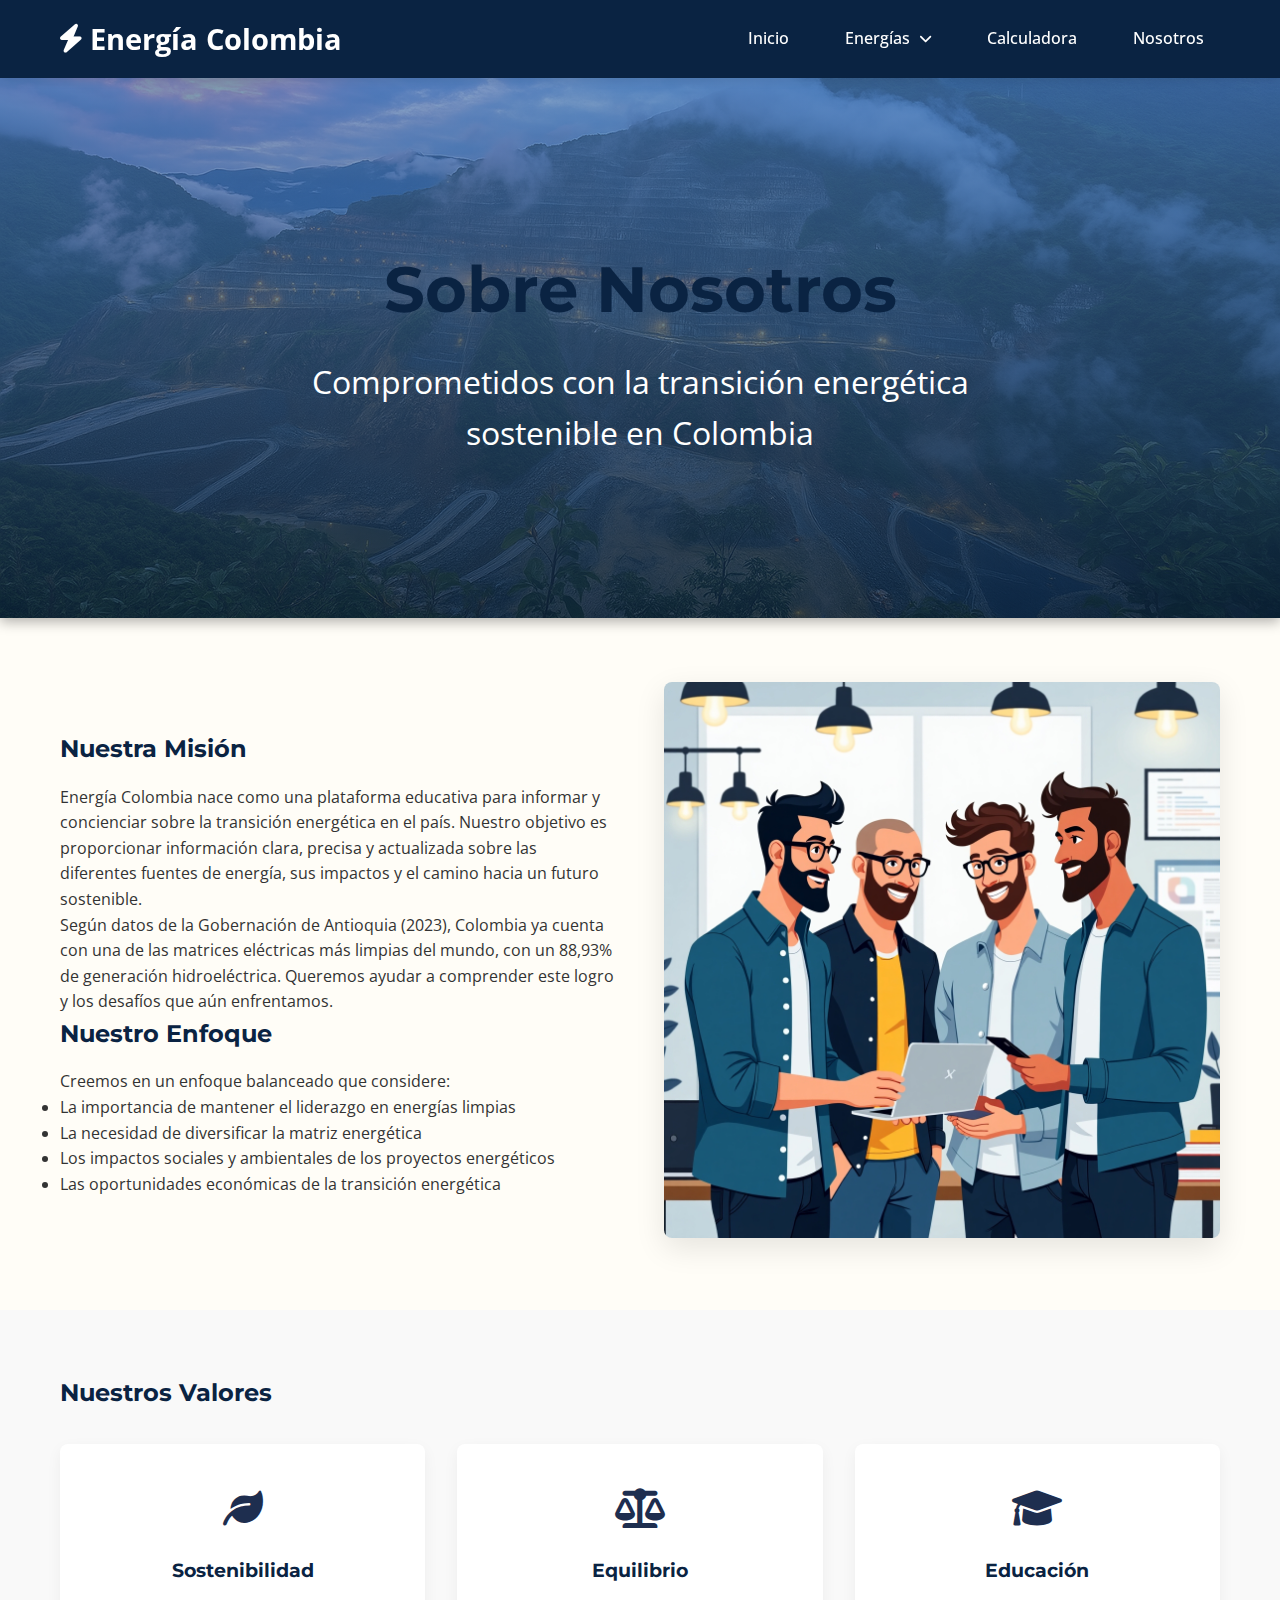
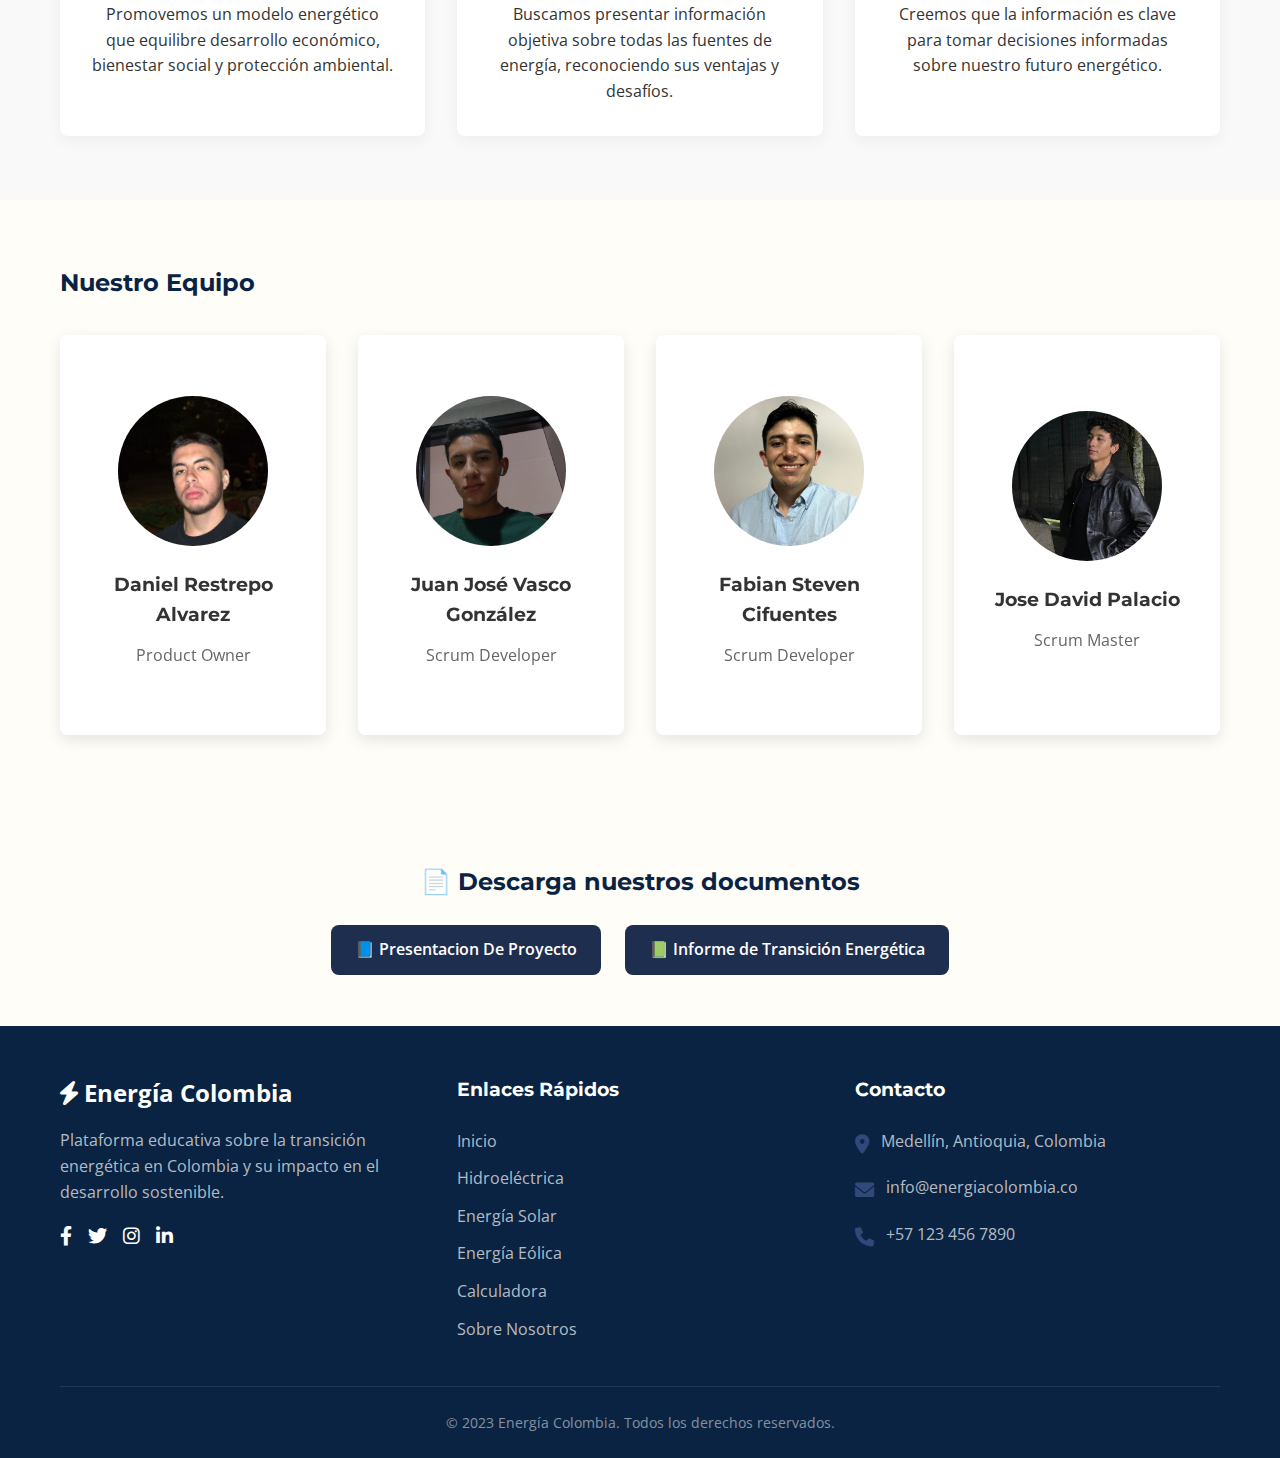
<file: quienes.html>
<!DOCTYPE html>
<html lang="es">
<head>
  <meta charset="UTF-8">
  <meta name="viewport" content="width=device-width, initial-scale=1.0">
  <title>Sobre Nosotros | Energía Colombia</title>
  <link rel="stylesheet" href="estilo.css">
  <link href="https://fonts.googleapis.com/css2?family=Montserrat:wght@400;600;700&family=Open+Sans:wght@400;600&display=swap" rel="stylesheet">
  <link rel="stylesheet" href="https://cdnjs.cloudflare.com/ajax/libs/font-awesome/6.0.0-beta3/css/all.min.css">
</head>
<body>
  <header>
    <div class="container header-container">
      <div class="logo">
        <i class="fas fa-bolt"></i>
          <a href="index.html" class="logo">Energía Colombia</a>
      </div>
      <nav>
        <ul>
          <li><a href="index.html">Inicio</a></li>
          <li class="dropdown">
            <a href="#">Energías <i class="fas fa-chevron-down"></i></a>
            <ul class="dropdown-menu">
              <li><a href="hidroelectrica.html">Hidroeléctrica</a></li>
              <li><a href="solar.html">Solar</a></li>
              <li><a href="eolica.html">Eólica</a></li>
              <li><a href="biomasa.html">Biomasa</a></li>
              <li><a href="gas.html">Gas Natural</a></li>
              <li><a href="carbon.html">Carbón</a></li>
              <li><a href="acpm.html">ACPM</a></li>
            </ul>
          </li>
          <li><a href="calcula.html">Calculadora</a></li>
          <li><a href="quienes.html">Nosotros</a></li>
        </ul>
      </nav>
    </div>
  </header>

  <section class="hero_nosotros">
    <div class="hero-content">
      <h1>Sobre Nosotros</h1>
      <p>Comprometidos con la transición energética sostenible en Colombia</p>
    </div>
  </section>

  <section class="about-section">
    <div class="container">
      <div class="about-content">
        <div class="about-text">
          <h2>Nuestra Misión</h2>
          <p>Energía Colombia nace como una plataforma educativa para informar y concienciar sobre la transición energética en el país. Nuestro objetivo es proporcionar información clara, precisa y actualizada sobre las diferentes fuentes de energía, sus impactos y el camino hacia un futuro sostenible.</p>
          
          <p>Según datos de la Gobernación de Antioquia (2023), Colombia ya cuenta con una de las matrices eléctricas más limpias del mundo, con un 88,93% de generación hidroeléctrica. Queremos ayudar a comprender este logro y los desafíos que aún enfrentamos.</p>
          
          <h2>Nuestro Enfoque</h2>
          <p>Creemos en un enfoque balanceado que considere:</p>
          <ul>
            <li>La importancia de mantener el liderazgo en energías limpias</li>
            <li>La necesidad de diversificar la matriz energética</li>
            <li>Los impactos sociales y ambientales de los proyectos energéticos</li>
            <li>Las oportunidades económicas de la transición energética</li>
          </ul>
        </div>
        <div class="about-image">
          <img src="../imagenes/equipo.jpg" alt="Nuestro equipo">
        </div>
      </div>
    </div>
  </section>

  <section class="values-section">
    <div class="container">
      <h2>Nuestros Valores</h2>
      <div class="values-grid">
        <div class="value-card">
          <div class="value-icon">
            <i class="fas fa-leaf"></i>
          </div>
          <h3>Sostenibilidad</h3>
          <p>Promovemos un modelo energético que equilibre desarrollo económico, bienestar social y protección ambiental.</p>
        </div>
        
        <div class="value-card">
          <div class="value-icon">
            <i class="fas fa-balance-scale"></i>
          </div>
          <h3>Equilibrio</h3>
          <p>Buscamos presentar información objetiva sobre todas las fuentes de energía, reconociendo sus ventajas y desafíos.</p>
        </div>
        
        <div class="value-card">
          <div class="value-icon">
            <i class="fas fa-graduation-cap"></i>
          </div>
          <h3>Educación</h3>
          <p>Creemos que la información es clave para tomar decisiones informadas sobre nuestro futuro energético.</p>
        </div>
      </div>
    </div>
  </section>

 <section class="team-section">
  <div class="container">
    <h2>Nuestro Equipo</h2>
    <div class="team-grid">
      <!-- Daniel Restrepo Alvarez -->
      <div class="flip-card">
        <div class="flip-card-inner">
          <div class="flip-card-front">
            <img src="../imagenes/daniel.jpg" alt="Daniel Restrepo Alvarez">
            <h3>Daniel Restrepo Alvarez</h3>
            <p>Product Owner</p>
          </div>
          <div class="flip-card-back">
            
            <h3>Daniel Restrepo Alvarez</h3>
            <p><strong>Cargo:</strong> Programador Frontend</p>
            <p><strong>Formación:</strong> Psicologo / Web Developer</p>
            <a href="https://www.linkedin.com/in/danielrpo13/" target="_blank" class="linkedin-btn">Ver LinkedIn</a>
          </div>
        </div>
      </div>
      
      <!-- Juan José Vasco González -->
      <div class="flip-card">
        <div class="flip-card-inner">
          <div class="flip-card-front">
            <img src="../imagenes/juanjose.jfif" alt="Juan José Vasco González">
            <h3>Juan José Vasco González</h3>
            <p>Scrum Developer</p>
          </div>
          <div class="flip-card-back">
            
            <h3>Juan José Vasco González</h3>
            <p><strong>Cargo:</strong> Programador Frontend</p>
            <p><strong>Formación:</strong> Bachiller</p>
            <a href="https://www.linkedin.com/in/juan-josé-vasco-gonzález-00b059375/" target="_blank" class="linkedin-btn">Ver LinkedIn</a>
          </div>
        </div>
      </div>
      
      <!-- Fabian Steven Cifuentes -->
      <div class="flip-card">
        <div class="flip-card-inner">
          <div class="flip-card-front">
            <img src="../imagenes/fabian.jpeg" alt="Fabian Steven Cifuentes">
            <h3>Fabian Steven Cifuentes</h3>
            <p>Scrum Developer</p>
          </div>
          <div class="flip-card-back">
            
            <h3>Fabian Steven Cifuentes</h3>
            <p><strong>Cargo:</strong> Programador Frontend</p>
            <p><strong>Formación:</strong> Periodista</p>
            <a href="#" target="_blank" class="linkedin-btn">Ver LinkedIn</a>
          </div>
        </div>
      </div>
      
      <!-- Jose David Palacio -->
      <div class="flip-card">
        <div class="flip-card-inner">
          <div class="flip-card-front">
            <img src="../imagenes/jose3.jfif" alt="Jose David Palacio">
            <h3>Jose David Palacio</h3>
            <p>Scrum Master</p>
          </div>
          <div class="flip-card-back">
            
            <h3>Jose David Palacio</h3>
            <p><strong>Cargo:</strong> Programador Frontend</p>
            <p><strong>Formación:</strong> tecnico </p>
            <a href="https://www.linkedin.com/in/jose-david-palacio-ramos-36376936b/" target="_blank" class="linkedin-btn">Ver LinkedIn</a>
          </div>
        </div>
      </div>
    </div>
  </div>
</section>

<section class="download-section">
  <h3>📄 Descarga nuestros documentos</h3>
  <div class="download-buttons">
    <a href="../docs/Ele.pdf" download class="download-btn">
      📘 Presentacion De Proyecto
    </a>
    <a href="../docs/PRESENTACION PROYECTO (1).docx" download class="download-btn">
      📗 Informe de Transición Energética
    </a>
  </div>
  <br> <br>
</section>


  <footer>
    <div class="container">
      <div class="footer-container">
        <div class="footer-about">
          <div class="footer-logo">
            <i class="fas fa-bolt"></i> Energía Colombia
          </div>
          <p>Plataforma educativa sobre la transición energética en Colombia y su impacto en el desarrollo sostenible.</p>
          <div class="social-links">
            <a href="#"><i class="fab fa-facebook-f"></i></a>
            <a href="#"><i class="fab fa-twitter"></i></a>
            <a href="#"><i class="fab fa-instagram"></i></a>
            <a href="#"><i class="fab fa-linkedin-in"></i></a>
          </div>
        </div>
        
        <div class="footer-links">
          <h3>Enlaces Rápidos</h3>
          <ul>
            <li><a href="index.html">Inicio</a></li>
            <li><a href="hidroelectrica.html">Hidroeléctrica</a></li>
            <li><a href="solar.html">Energía Solar</a></li>
            <li><a href="eolica.html">Energía Eólica</a></li>
            <li><a href="calcula.html">Calculadora</a></li>
            <li><a href="quienes.html">Sobre Nosotros</a></li>
          </ul>
        </div>
        
        <div class="footer-contact">
          <h3>Contacto</h3>
          <div class="contact-item">
            <div class="contact-icon">
              <i class="fas fa-map-marker-alt"></i>
            </div>
            <div>Medellín, Antioquia, Colombia</div>
          </div>
          <div class="contact-item">
            <div class="contact-icon">
              <i class="fas fa-envelope"></i>
            </div>
            <div>info@energiacolombia.co</div>
          </div>
          <div class="contact-item">
            <div class="contact-icon">
              <i class="fas fa-phone"></i>
            </div>
            <div>+57 123 456 7890</div>
          </div>
        </div>
      </div>
      
      <div class="copyright">
        <p>&copy; 2023 Energía Colombia. Todos los derechos reservados.</p>
      </div>
    </div>
  </footer>

</body>
</html>
</file>
<file: estilo.css>
:root {
  --deep-blue: #0A2342;
  --teal: #1E2E4F;
  --light-teal: #31487A;
  --cream: #FFFDF7;
  --gold: #F46197;
  --dark-gold: #b3e1c0
;
  --font-main: 'Montserrat', 'Segoe UI', sans-serif;
  --font-secondary: 'Open Sans', sans-serif;
}

/* === General Styles === */
* {
  box-sizing: border-box;
  margin: 0;
  padding: 0;
}

body {
  font-family: var(--font-secondary);
  line-height: 1.6;
  color: #333;
  background-color: var(--cream);
}

h1, h2, h3, h4 {
  font-family: var(--font-main);
  color: var(--deep-blue);
  margin-bottom: 1rem;
}

a {
  text-decoration: none;
  color: var(--teal);
  transition: color 0.3s ease;
}

a:hover {
  color: var(--dark-gold);
}

.container {
  max-width: 1200px;
  margin: 0 auto;
  padding: 0 20px;
}

/* === Header === */
header {
  background-color: var(--deep-blue);
  padding: 1rem 0;
  position: sticky;
  top: 0;
  z-index: 1000;
  box-shadow: 0 2px 10px rgba(0,0,0,0.1);
}

.header-container {
  display: flex;
  justify-content: space-between;
  align-items: center;
}

.logo {
  font-size: 1.8rem;
  font-weight: 700;
  color: white;
  display: flex;
  align-items: center;
  gap: 0.5rem;
}

.logo span {
  color: var(--light-teal);
}

/* === Navigation === */
nav ul {
  list-style: none;
  display: flex;
  gap: 1.5rem;
}

nav a {
  color: white;
  font-weight: 500;
  padding: 0.5rem 1rem;
  border-radius: 4px;
  transition: all 0.3s ease;
  display: flex;
  align-items: center;
  gap: 0.3rem;
}

nav a:hover {
  background-color: rgba(255,255,255,0.1);
}

/* Dropdown general (oculto por defecto) */
.dropdown {
  position: relative;
}

.dropdown-menu {
  position: absolute;
  top: 100%;
  left: 0;
  background-color: white;
  min-width: 200px;
  box-shadow: 0 5px 15px rgba(0,0,0,0.1);
  border-radius: 4px;
  opacity: 0;
  visibility: hidden;
  transition: all 0.3s ease;
  z-index: 1000;
  padding: 0.5rem 0;
}

.dropdown:hover .dropdown-menu {
  opacity: 1;
  visibility: visible;
}

/* === Estilo específico para el dropdown de Energías === */
.dropdown-menu {
  display: none; /* Oculto por defecto */
  position: absolute;
  top: 100%;
  left: 0;
  background-color: white;
  min-width: 200px;
  box-shadow: 0 5px 15px rgba(0,0,0,0.1);
  border-radius: 4px;
  z-index: 1000;
  padding: 0.5rem 0;
}

/* Mostrar dropdown al hacer hover */
.dropdown:hover .dropdown-menu {
  display: block;
}

/* Estilo para los items del menú de energías */
.dropdown-menu li {
  display: block; /* Esto hace que los items se apilen verticalmente */
  width: 100%;
}

.dropdown-menu a {
  color: var(--deep-blue);
  display: block;
  padding: 0.75rem 1.5rem;
  transition: all 0.2s ease;
  text-decoration: none;
}

.dropdown-menu a:hover {
  background-color: var(--light-teal);
  color: white;
}

/* Flecha del dropdown */
.dropdown i.fa-chevron-down {
  margin-left: 0.3rem;
  font-size: 0.8em;
  transition: transform 0.3s;
}

.dropdown:hover i.fa-chevron-down {
  transform: rotate(180deg);
}

/* === Hero Banner === */
/*.hero {
  background: linear-gradient(rgba(10, 35, 66, 0.7), rgba(10, 35, 66, 0.7)), 
              url('img/colombia-energy.jpg') no-repeat center center/cover;
  height: 60vh;
  display: flex;
  align-items: center;
  text-align: center;
  color: white;
  padding: 0 2rem;
}*/

.hero-content {
  max-width: 800px;
  margin: 0 auto;
}

.hero_inicio h1 {
  font-size: 3rem;
  color: rgb(212, 199, 199);
  margin-bottom: 1.5rem;
}

.hero_hidroelectrica h1 {
  font-size: 3rem;
  color: rgb(212, 199, 199);
  margin-bottom: 1.5rem;
}
.hero_solar h1 {
  font-size: 3rem;
  color: rgb(212, 199, 199);
  margin-bottom: 1.5rem;
}
.hero_eolica h1 {
  font-size: 3rem;
  color: rgb(212, 199, 199);
  margin-bottom: 1.5rem;
}
.hero_biomasa h1 {
  font-size: 3rem;
  color: rgb(212, 199, 199);
  margin-bottom: 1.5rem;
}
.hero_gas h1 {
  font-size: 3rem;
  color: rgb(212, 199, 199);
  margin-bottom: 1.5rem;
}
.hero_carbon h1 {
  font-size: 3rem;
  color: rgb(212, 199, 199);
  margin-bottom: 1.5rem;
}
.hero_acpm h1 {
  font-size: 3rem;
  color: rgb(212, 199, 199);
  margin-bottom: 1.5rem;
}

.hero p {
  font-size: 1.2rem;
  margin-bottom: 2rem;
}

.btn {
  display: inline-block;
  background-color: var(--teal);
  color: white;
  padding: 0.8rem 1.8rem;
  border-radius: 4px;
  font-weight: 600;
  transition: all 0.3s ease;
}

.btn:hover {
  background-color: var(--dark-gold);
  transform: translateY(-3px);
  box-shadow: 0 5px 15px rgba(0,0,0,0.1);
  
}

/* === Energy Cards === */
.energy-section {
  padding: 4rem 0;
}

.section-title {
  text-align: center;
  margin-bottom: 3rem;
}

.section-title h2 {
  font-size: 2.5rem;
  position: relative;
  display: inline-block;
}

.section-title h2::after {
  content: '';
  position: absolute;
  bottom: -10px;
  left: 50%;
  transform: translateX(-50%);
  width: 80px;
  height: 4px;
  background-color: var(--teal);
}

.cards-container {
  display: grid;
  grid-template-columns: repeat(auto-fill, minmax(280px, 1fr));
  gap: 2rem;
  padding: 0 1rem;
}

/* Alineación específica para renovables (4 columnas en desktop) */
.renewables {
  display: grid;
  grid-template-columns: repeat(4, 1fr);
  gap: 2rem;
  background-color: #f1fdf3;
  padding: 2rem;
  border-radius: 12px;
}

@media (max-width: 992px) {
  .renewables {
    grid-template-columns: repeat(2, 1fr);
  }
}

@media (max-width: 600px) {
  .renewables {
    grid-template-columns: 1fr;
  }
}

.energy-card {
  background-color: white;
  border-radius: 8px;
  overflow: hidden;
  box-shadow: 0 5px 15px rgba(0,0,0,0.1);
  transition: all 0.3s ease;
  display: flex;
  flex-direction: column;
  justify-content: space-between;
}

.energy-card:hover {
  transform: translateY(-10px);
  box-shadow: 0 15px 30px rgba(0,0,0,0.15);
}

.card-img {
  height: 200px;
  overflow: hidden;
}

.card-img img {
  width: 100%;
  height: 100%;
  object-fit: cover;
  transition: transform 0.5s ease;
}

.energy-card:hover .card-img img {
  transform: scale(1.1);
}

.card-content {
  padding: 1.5rem;
  display: flex;
  flex-direction: column;
  justify-content: space-between;
  flex-grow: 1;
}

.card-content h3 {
  margin-bottom: 0.5rem;
  color: var(--deep-blue);
}

.card-content p {
  margin-bottom: 1rem;
  color: #666;
}

.card-stats {
  display: flex;
  justify-content: space-between;
  margin-top: 1rem;
  padding-top: 1rem;
  border-top: 1px solid #eee;
}

.stat-item {
  text-align: center;
}

.stat-value {
  font-weight: 700;
  color: var(--teal);
  font-size: 1.2rem;
}

.stat-label {
  font-size: 0.8rem;
  color: #777;
}

/* Botón */
.btn {
  background-color: var(--teal);
  color: white;
  text-align: center;
  padding: 0.6rem 1rem;
  border-radius: 5px;
  text-decoration: none;
  font-weight: bold;
  margin-top: 1rem;
  transition: background-color 0.3s ease;
}

.btn:hover {
  background-color: #12896c;
}

/* Fondo para tarjetas no renovables */
.non-renewables {
  background-color: #fdf2f2;
  padding: 2rem;
  border-radius: 12px;
}


/* === Energy Details === */
.energy-detail {
  padding: 4rem 0;
}

.detail-header {
  text-align: center;
  margin-bottom: 3rem;
}

.detail-content {
  display: grid;
  grid-template-columns: 1fr 1fr;
  gap: 3rem;
  align-items: center;
}

.detail-text h2 {
  font-size: 2rem;
  margin-bottom: 1.5rem;
  color: var(--deep-blue);
}

.detail-text p {
  margin-bottom: 1.5rem;
}

.pros-cons {
  display: grid;
  grid-template-columns: 1fr 1fr;
  gap: 2rem;
  margin-top: 2rem;
}

.pros-list, .cons-list {
  padding: 1.5rem;
  border-radius: 8px;
}

.pros-list {
  background-color: rgba(44, 165, 141, 0.1);
  border-left: 4px solid var(--teal);
}

.cons-list {
  background-color: rgba(244, 97, 151, 0.1);
  border-left: 4px solid var(--gold);
}

.pros-list h3, .cons-list h3 {
  margin-bottom: 1rem;
  display: flex;
  align-items: center;
}

.pros-list h3::before {
  content: '✓';
  color: var(--teal);
  margin-right: 0.5rem;
}

.cons-list h3::before {
  content: '✗';
  color: var(--gold);
  margin-right: 0.5rem;
}

.pros-list ul, .cons-list ul {
  list-style-position: inside;
}

.pros-list li, .cons-list li {
  margin-bottom: 0.5rem;
}

.detail-media {
  position: relative;
}

.detail-media img {
  width: 100%;
  border-radius: 8px;
  box-shadow: 0 10px 30px rgba(0,0,0,0.1);
}

.video-container {
  position: relative;
  padding-bottom: 56.25%; 
  overflow: hidden;
}

.video-container iframe {
  position: absolute;
  top: 0;
  left: 0;
  width: 100%;
  height: 100%;
  border-radius: 8px;
}

/* === Calculator === */
.calculator-section {
  padding: 4rem 0;
  background-color: #f9f9f9;
}

.calculator-container {
  max-width: 600px;
  margin: 0 auto;
  background-color: white;
  padding: 2rem;
  border-radius: 8px;
  box-shadow: 0 5px 15px rgba(0,0,0,0.05);
}

.form-group {
  margin-bottom: 1.5rem;
}

.form-group label {
  display: block;
  margin-bottom: 0.5rem;
  font-weight: 600;
  color: var(--deep-blue);
}

.form-control {
  width: 100%;
  padding: 0.75rem 1rem;
  border: 1px solid #ddd;
  border-radius: 4px;
  font-size: 1rem;
  transition: border-color 0.3s ease;
}

.form-control:focus {
  outline: none;
  border-color: var(--teal);
}

.btn-calculate {
  width: 100%;
  padding: 1rem;
  background-color: var(--teal);
  color: white;
  border: none;
  border-radius: 4px;
  font-size: 1rem;
  font-weight: 600;
  cursor: pointer;
  transition: all 0.3s ease;
}

.btn-calculate:hover {
  background-color: var(--dark-gold);
}

.result-container {
  margin-top: 2rem;
  padding: 1.5rem;
  background-color: rgba(44, 165, 141, 0.1);
  border-radius: 8px;
  display: none;
}

.result-title {
  font-weight: 600;
  margin-bottom: 0.5rem;
  color: var(--deep-blue);
}

.result-value {
  font-size: 1.5rem;
  font-weight: 700;
  color: var(--teal);
}

/* === Footer === */
footer {
  background-color: var(--deep-blue);
  color: white;
  padding: 3rem 0 1.5rem;
}

.footer-container {
  display: grid;
  grid-template-columns: repeat(auto-fit, minmax(250px, 1fr));
  gap: 2rem;
  margin-bottom: 2rem;
}

.footer-logo {
  font-size: 1.5rem;
  font-weight: 700;
  margin-bottom: 1rem;
  color: white;
}

.footer-about p {
  margin-bottom: 1rem;
  color: rgba(255,255,255,0.7);
}

.social-links {
  display: flex;
  gap: 1rem;
}

.social-links a {
  color: white;
  font-size: 1.2rem;
  transition: color 0.3s ease;
}

.social-links a:hover {
  color: var(--light-teal);
}

.footer-links h3, .footer-contact h3 {
  font-size: 1.2rem;
  margin-bottom: 1.5rem;
  color: white;
}

.footer-links ul {
  list-style: none;
}

.footer-links li {
  margin-bottom: 0.75rem;
}

.footer-links a {
  color: rgba(255,255,255,0.7);
  transition: color 0.3s ease;
}

.footer-links a:hover {
  color: white;
}

.contact-item {
  display: flex;
  align-items: flex-start;
  gap: 0.75rem;
  margin-bottom: 1rem;
  color: rgba(255,255,255,0.7);
}

.contact-icon {
  font-size: 1.2rem;
  color: var(--light-teal);
}

.copyright {
  text-align: center;
  padding-top: 1.5rem;
  border-top: 1px solid rgba(255,255,255,0.1);
  color: rgba(255,255,255,0.5);
  font-size: 0.9rem;
}

/* === Responsive Design === */
@media (max-width: 992px) {
  .detail-content {
    grid-template-columns: 1fr;
  }
  
  .detail-media {
    order: -1;
  }
}

@media (max-width: 768px) {
  .header-container {
    flex-direction: column;
    gap: 1rem;
  }
  
  nav ul {
    flex-wrap: wrap;
    justify-content: center;
  }
  
  .hero h1 {
    font-size: 2.5rem;
  }
  
  .pros-cons {
    grid-template-columns: 1fr;
  }
}

@media (max-width: 576px) {
  .hero h1 {
    font-size: 2rem;
  }
  
  .hero p {
    font-size: 1rem;
  }
  
  .cards-container {
    grid-template-columns: 1fr;
  }
}

/* === Page-specific Styles === */

/* Calculator Page */
.calculator-hero {
  background: linear-gradient(rgba(10, 35, 66, 0.8), rgba(10, 35, 66, 0.8)), 
              url('img/calculator-hero.jpg') no-repeat center center/cover;
  color: white;
  padding: 5rem 0;
  text-align: center;
}

.calculator-hero h1 {
  font-size: 2.5rem;
  margin-bottom: 1rem;
}

.calculator-intro {
  text-align: center;
  max-width: 800px;
  margin: 0 auto 3rem;
}

.calculator-intro h2 {
  color: var(--deep-blue);
  margin-bottom: 1rem;
}

.calculator-grid {
  display: grid;
  grid-template-columns: 1fr 1fr;
  gap: 3rem;
}

.calculator-container {
  max-width: 1200px;
  margin: 0 auto;
  padding: 2rem;
  box-sizing: border-box;
}

.calculator-form {
  background: white;
  padding: 2rem;
  border-radius: 8px;
  box-shadow: 0 5px 15px rgba(0,0,0,0.05);
}

.form-group label {
  display: block;
  margin-bottom: 0.5rem;
  font-weight: 600;
  color: #555;
}

.form-group label i {
  margin-right: 8px;
  color: var(--teal);
}

.form-control {
  width: 100%;
  padding: 0.8rem;
  border: 1px solid #ddd;
  border-radius: 4px;
  font-size: 1rem;
}

.form-hint {
  display: block;
  margin-top: 0.3rem;
  font-size: 0.8rem;
  color: #777;
}

.form-row {
  display: grid;
  grid-template-columns: 1fr 1fr;
  gap: 1rem;
}

.btn-calculate {
  margin-top: 1rem;
  background-color: var(--teal);
  color: white;
  padding: 0.8rem 1.5rem;
  border: none;
  border-radius: 4px;
  cursor: pointer;
  font-weight: bold;
  transition: background-color 0.3s;
}

.btn-calculate:hover {
  background-color: #088c79;
}

/* ------------------- Resultados ------------------- */
.result-container {
  width: 100%;
  background-color: #ffffff;
  padding: 2rem;
  border-radius: 10px;
  box-shadow: 0 5px 15px rgba(0,0,0,0.05);
  box-sizing: border-box;
  margin-top: 2rem;
}

.result-header {
  display: flex;
  justify-content: space-between;
  align-items: center;
  margin-bottom: 1.5rem;
  border-bottom: 1px solid #eee;
  padding-bottom: 1rem;
}

.result-header h3 {
  color: var(--deep-blue);
  margin: 0;
}

.btn-reset {
  background: none;
  border: 1px solid var(--teal);
  color: var(--teal);
  padding: 0.5rem 1rem;
  border-radius: 4px;
  cursor: pointer;
  transition: all 0.3s;
}

.btn-reset:hover {
  background-color: var(--teal);
  color: white;
}

.result-grid {
  display: flex;
  flex-wrap: wrap;
  gap: 1.5rem;
  justify-content: space-between;
}

.result-card {
  flex: 1 1 calc(33.333% - 1rem);
  min-width: 250px;
  display: flex;
  align-items: center;
  background: #f8f9fa;
  padding: 1.5rem;
  border-radius: 8px;
  box-sizing: border-box;
}

.result-icon {
  font-size: 2rem;
  color: var(--teal);
  margin-right: 1.5rem;
}

.result-label {
  font-size: 0.9rem;
  color: #666;
  margin-bottom: 0.3rem;
}

.result-value {
  font-size: 1.3rem;
  font-weight: 700;
  color: var(--deep-blue);
}

/* ------------------- Comparación ------------------- */
.comparison-container {
  margin-top: 2rem;
}

.comparison-title {
  font-weight: 600;
  color: #555;
  margin-bottom: 1rem;
  display: flex;
  align-items: center;
}

.comparison-title i {
  margin-right: 8px;
  color: var(--teal);
}

.comparison-bar {
  height: 30px;
  background: #f0f0f0;
  border-radius: 15px;
  margin-bottom: 0.5rem;
  position: relative;
  overflow: hidden;
}

.bar-fill {
  height: 100%;
  background: linear-gradient(to right, var(--teal), #2ecc71);
  width: 0;
  transition: width 1s ease-out;
}

.bar-label {
  position: absolute;
  top: 50%;
  left: 50%;
  transform: translate(-50%, -50%);
  color: white;
  font-weight: 600;
  text-shadow: 0 1px 2px rgba(0,0,0,0.2);
}

.comparison-text {
  font-size: 0.9rem;
  color: #555;
  line-height: 1.5;
}

.savings-tips {
  margin-top: 2rem;
  padding-top: 1.5rem;
  border-top: 1px solid #eee;
}

.savings-tips h4 {
  color: var(--deep-blue);
  display: flex;
  align-items: center;
}

.savings-tips h4 i {
  margin-right: 8px;
  color: var(--teal);
}

.savings-tips ul {
  padding-left: 1.5rem;
  margin-top: 0.5rem;
}

.savings-tips li {
  margin-bottom: 0.5rem;
}

/* ------------------- Electrodomésticos ------------------- */
.appliances-section {
  padding: 4rem 0;
  background-color: #f9f9f9;
}

.appliances-section h2 {
  text-align: center;
  color: var(--deep-blue);
  margin-bottom: 1rem;
}

.appliances-section p {
  text-align: center;
  max-width: 700px;
  margin: 0 auto 2rem;
  color: #666;
}

.appliances-grid {
  display: grid;
  grid-template-columns: repeat(auto-fit, minmax(250px, 1fr));
  gap: 2rem;
}

.appliance-card {
  background: white;
  padding: 1.5rem;
  border-radius: 8px;
  box-shadow: 0 5px 15px rgba(0,0,0,0.05);
  text-align: center;
}

.appliance-icon {
  font-size: 2.5rem;
  color: var(--teal);
  margin-bottom: 1rem;
}

.appliance-card h3 {
  margin: 0.5rem 0;
  color: var(--deep-blue);
}

.appliance-power {
  font-size: 0.9rem;
  color: #666;
  margin-bottom: 0.5rem;
}

.appliance-usage {
  font-weight: 600;
  color: #333;
  margin-bottom: 0.3rem;
}

.appliance-cost {
  font-size: 0.9rem;
  color: #666;
}

/* ------------------- Responsive ------------------- */
@media (max-width: 768px) {
  .calculator-grid {
    grid-template-columns: 1fr;
  }

  .result-grid {
    flex-direction: column;
  }

  .result-card {
    width: 100%;
  }
}


/* About Us Page */
.about-section {
  padding: 4rem 0;
}

.about-content {
  display: grid;
  grid-template-columns: 1fr 1fr;
  gap: 3rem;
  align-items: center;
}

.about-image img {
  width: 100%;
  border-radius: 8px;
  box-shadow: 0 10px 30px rgba(0,0,0,0.1);
}

.values-section {
  padding: 4rem 0;
  background-color: #f9f9f9;
}

.values-grid {
  display: grid;
  grid-template-columns: repeat(auto-fit, minmax(300px, 1fr));
  gap: 2rem;
  margin-top: 2rem;
}

.value-card {
  background: white;
  padding: 2rem;
  border-radius: 8px;
  box-shadow: 0 5px 15px rgba(0,0,0,0.05);
  text-align: center;
}

.value-icon {
  font-size: 2.5rem;
  color: var(--teal);
  margin-bottom: 1rem;
}

.team-section {
  padding: 4rem 0;
}

.team-grid {
  display: grid;
  grid-template-columns: repeat(auto-fit, minmax(250px, 1fr));
  gap: 2rem;
  margin-top: 2rem;
}

/* Flip Card Styles */
.flip-card {
  background-color: transparent;
  width: 100%;
  height: 400px; /* Aumenté la altura para acomodar la imagen */
  perspective: 1000px;
}

.flip-card-inner {
  position: relative;
  width: 100%;
  height: 100%;
  text-align: center;
  transition: transform 0.6s;
  transform-style: preserve-3d;
  box-shadow: 0 5px 15px rgba(0,0,0,0.1);
  border-radius: 8px;
}

.flip-card:hover .flip-card-inner {
  transform: rotateY(180deg);
}

.flip-card-front, .flip-card-back {
  position: absolute;
  width: 100%;
  height: 100%;
  -webkit-backface-visibility: hidden;
  backface-visibility: hidden;
  border-radius: 8px;
  background: white;
  padding: 20px;
  display: flex;
  flex-direction: column;
  justify-content: center;
  align-items: center;
}

.flip-card-back {
  transform: rotateY(180deg);
  justify-content: flex-start; /* Alinea el contenido arriba */
}

.flip-card img {
  width: 150px;
  height: 150px;
  border-radius: 50%;
  object-fit: cover;
  margin-bottom: 1rem;
}

/* Estilo para la imagen trasera */
.back-image {
  width: 100%;
  height: 150px;
  border-radius: 8px;
  object-fit: cover;
  margin-bottom: 1rem;
  border-radius: 0; /* Quita el borde redondeado si prefieres */
}

.flip-card h3 {
  margin: 0.5rem 0;
  color: #333;
}

.flip-card p {
  color: #666;
  margin: 0.3rem 0;
}

.flip-card-back p strong {
  color: #333;
}

.linkedin-btn {
  display: inline-block;
  margin-top: 1rem;
  padding: 0.5rem 1rem;
  background-color: #0077b5;
  color: white;
  text-decoration: none;
  border-radius: 4px;
  transition: background-color 0.3s;
}

.linkedin-btn:hover {
  background-color: #005582;
}

.contact-section {
  padding: 4rem 0;
  background-color: #f9f9f9;
  font-family: 'Montserrat', sans-serif;
}

.contact-content {
  display: grid;
  grid-template-columns: repeat(auto-fit, minmax(300px, 1fr));
  gap: 3rem;
  margin-top: 2rem;
  align-items: start;
}

.contact-form {
  background: white;
  padding: 2rem;
  border-radius: 12px;
  box-shadow: 0 8px 20px rgba(0, 0, 0, 0.08);
}

.contact-form input,
.contact-form textarea {
  width: 100%;
  padding: 0.75rem 1rem;
  margin-bottom: 1rem;
  border: 1px solid #ccc;
  border-radius: 8px;
  font-size: 1rem;
  transition: border 0.3s;
}

.contact-form input:focus,
.contact-form textarea:focus {
  outline: none;
  border-color: var(--teal);
  box-shadow: 0 0 0 2px rgba(0, 128, 128, 0.2);
}

.contact-form button {
  background-color: var(--teal);
  color: white;
  padding: 0.75rem 1.5rem;
  border: none;
  border-radius: 8px;
  font-size: 1rem;
  cursor: pointer;
  transition: background-color 0.3s;
}

.contact-form button:hover {
  background-color: #066;
}

.contact-info {
  background: white;
  padding: 2rem;
  border-radius: 12px;
  box-shadow: 0 8px 20px rgba(0, 0, 0, 0.08);
}

.contact-info p {
  margin-bottom: 1.2rem;
  display: flex;
  align-items: center;
  font-size: 1rem;
  color: #333;
}

.contact-info i {
  margin-right: 1rem;
  color: var(--teal);
  font-size: 1.2rem;
}

.contact-info h3 {
  margin-bottom: 1rem;
}

.contact-info .social-icons {
  display: flex;
  gap: 1rem;
  margin-top: 1rem;
}

.contact-info .social-icons a {
  font-size: 1.4rem;
  color: #333;
  transition: color 0.3s;
}

.contact-info .social-icons a:hover {
  color: var(--teal);
}



/* Energy Source Pages */
.feature-section {
  padding: 4rem 0;
  background-color: #f9f9f9;
}

.feature-grid {
  display: grid;
  grid-template-columns: repeat(auto-fit, minmax(300px, 1fr));
  gap: 2rem;
  margin-top: 2rem;
}

.feature-card {
  background: white;
  padding: 2rem;
  border-radius: 8px;
  box-shadow: 0 5px 15px rgba(0,0,0,0.05);
  text-align: center;
}

.feature-icon {
  font-size: 2.5rem;
  color: var(--teal);
  margin-bottom: 1rem;
}

.impact-section {
  padding: 4rem 0;
}

.impact-content {
  display: grid;
  grid-template-columns: 1fr 1fr;
  gap: 3rem;
  align-items: center;
}

.impact-image img {
  width: 100%;
  border-radius: 8px;
  box-shadow: 0 10px 30px rgba(0,0,0,0.1);
}

.comparison-section {
  padding: 4rem 0;
  background-color: #f9f9f9;
}

.comparison-table {
  overflow-x: auto;
  margin-top: 2rem;
}

table {
  width: 100%;
  border-collapse: collapse;
  background: white;
}

th, td {
  padding: 1rem;
  text-align: left;
  border-bottom: 1px solid #eee;
}

th {
  background-color: var(--deep-blue);
  color: white;
}

tr:nth-child(even) {
  background-color: #f9f9f9;
}

.future-section {
  padding: 4rem 0;
}

.future-content {
  max-width: 800px;
  margin: 0 auto;
  text-align: center;
}

.future-content ul {
  text-align: left;
  display: inline-block;
  margin: 1.5rem 0;
}

/* Responsive Adjustments */
@media (max-width: 768px) {
  .calculator-grid,
  .contact-content,
  .impact-content,
  .about-content {
    grid-template-columns: 1fr;
  }
  
  .about-image,
  .impact-image {
    order: -1;
  }
  
  .result-grid {
    grid-template-columns: 1fr;
  }
}

    /* Estilos específicos para la calculadora */
    .calculator-hero {
      background: linear-gradient(rgba(10, 35, 66, 0.8), rgba(10, 35, 66, 0.8)), 
                  url('img/calculator-hero.jpg') no-repeat center center/cover;
      color: white;
      padding: 5rem 0;
      text-align: center;
    }
    
    .calculator-hero h1 {
      font-size: 2.5rem;
      margin-bottom: 1rem;
    }
    
    .calculator-hero p {
      font-size: 1.2rem;
      max-width: 700px;
      margin: 0 auto;
    }
    
    .calculator-section {
      padding: 4rem 0;
    }
    
    .calculator-intro {
      text-align: center;
      max-width: 800px;
      margin: 0 auto 3rem;
    }
    
    .calculator-intro h2 {
      color: var(--deep-blue);
      margin-bottom: 1rem;
    }
    
    .calculator-grid {
      display: grid;
      grid-template-columns: 1fr 1fr;
      gap: 3rem;
    }
    
    .calculator-form {
      background: white;
      padding: 2rem;
      border-radius: 8px;
      box-shadow: 0 5px 15px rgba(0,0,0,0.05);
    }
    
    .form-group {
      margin-bottom: 1.5rem;
    }
    
    .form-group label {
      display: block;
      margin-bottom: 0.5rem;
      font-weight: 600;
      color: #555;
    }
    
    .form-group label i {
      margin-right: 8px;
      color: var(--teal);
    }
    
    .form-control {
      width: 100%;
      padding: 0.8rem;
      border: 1px solid #ddd;
      border-radius: 4px;
      font-size: 1rem;
    }
    
    .form-hint {
      display: block;
      margin-top: 0.3rem;
      font-size: 0.8rem;
      color: #777;
    }
    
    .form-row {
      display: grid;
      grid-template-columns: 1fr 1fr;
      gap: 1rem;
    }
    
    .btn-calculate {
      background-color: var(--teal);
      color: white;
      border: none;
      padding: 1rem 2rem;
      border-radius: 4px;
      font-size: 1rem;
      font-weight: 600;
      cursor: pointer;
      width: 100%;
      transition: background-color 0.3s;
    }
    
    .btn-calculate:hover {
      background-color: #1a9c8a;
    }
    
    .btn-calculate i {
      margin-right: 8px;
    }
    
    .calculator-tips {
      background: #f8f9fa;
      padding: 2rem;
      border-radius: 8px;
      border: 1px solid #eee;
    }
    
    .tips-list {
      list-style: none;
      padding: 0;
      margin: 1.5rem 0;
    }
    
    .tips-list li {
      padding: 0.5rem 0;
      border-bottom: 1px dashed #ddd;
    }
    
    .tips-list li i {
      color: var(--teal);
      margin-right: 8px;
    }
    
    .energy-facts {
      margin-top: 2rem;
    }
    
    .fact-item {
      display: flex;
      align-items: center;
      margin-bottom: 1rem;
    }
    
    .fact-value {
      font-size: 1.5rem;
      font-weight: 700;
      color: var(--deep-blue);
      min-width: 80px;
    }
    
    .fact-label {
      color: #666;
      font-size: 0.9rem;
      padding-left: 1rem;
      border-left: 2px solid var(--teal);
    }
    
    .result-container {
      background: white;
      padding: 2rem;
      border-radius: 8px;
      box-shadow: 0 5px 15px rgba(0,0,0,0.05);
      margin-top: 3rem;
    }
    
    .result-header {
      display: flex;
      justify-content: space-between;
      align-items: center;
      margin-bottom: 1.5rem;
      border-bottom: 1px solid #eee;
      padding-bottom: 1rem;
    }
    
    .result-header h3 {
      color: var(--deep-blue);
      margin: 0;
    }
    
    .btn-reset {
      background: none;
      border: 1px solid var(--teal);
      color: var(--teal);
      padding: 0.5rem 1rem;
      border-radius: 4px;
      cursor: pointer;
      transition: all 0.3s;
    }
    
    .btn-reset:hover {
      background-color: var(--teal);
      color: white;
    }
    
    .result-grid {
      display: grid;
      grid-template-columns: repeat(3, 1fr);
      gap: 1.5rem;
      margin-bottom: 2rem;
    }
    
    .result-card {
      display: flex;
      align-items: center;
      background: #f8f9fa;
      padding: 1.5rem;
      border-radius: 8px;
    }
    
    .result-icon {
      font-size: 2rem;
      color: var(--teal);
      margin-right: 1.5rem;
    }
    
    .result-label {
      font-size: 0.9rem;
      color: #666;
      margin-bottom: 0.3rem;
    }
    
    .result-value {
      font-size: 1.3rem;
      font-weight: 700;
      color: var(--deep-blue);
    }
    
    .comparison-container {
      margin-top: 2rem;
    }
    
    .comparison-title {
      font-weight: 600;
      color: #555;
      margin-bottom: 1rem;
      display: flex;
      align-items: center;
    }
    
    .comparison-title i {
      margin-right: 8px;
      color: var(--teal);
    }
    
    .comparison-bar {
      height: 30px;
      background: #f0f0f0;
      border-radius: 15px;
      margin-bottom: 0.5rem;
      position: relative;
      overflow: hidden;
    }
    
    .bar-fill {
      height: 100%;
      background: linear-gradient(to right, var(--teal), #2ecc71);
      width: 0;
      transition: width 1s ease-out;
    }
    
    .bar-label {
      position: absolute;
      top: 50%;
      left: 50%;
      transform: translate(-50%, -50%);
      color: white;
      font-weight: 600;
      text-shadow: 0 1px 2px rgba(0,0,0,0.2);
    }
    
    .comparison-text {
      font-size: 0.9rem;
      color: #555;
      line-height: 1.5;
    }
    
    .savings-tips {
      margin-top: 2rem;
      padding-top: 1.5rem;
      border-top: 1px solid #eee;
    }
    
    .savings-tips h4 {
      color: var(--deep-blue);
      display: flex;
      align-items: center;
    }
    
    .savings-tips h4 i {
      margin-right: 8px;
      color: var(--teal);
    }
    
    .savings-tips ul {
      padding-left: 1.5rem;
      margin-top: 0.5rem;
    }
    
    .savings-tips li {
      margin-bottom: 0.5rem;
    }
    
    .appliances-section {
      padding: 4rem 0;
      background-color: #f9f9f9;
    }
    
    .appliances-section h2 {
      text-align: center;
      color: var(--deep-blue);
      margin-bottom: 1rem;
    }
    
    .appliances-section p {
      text-align: center;
      max-width: 700px;
      margin: 0 auto 2rem;
      color: #666;
    }
    
    .appliances-grid {
      display: grid;
      grid-template-columns: repeat(auto-fit, minmax(250px, 1fr));
      gap: 2rem;
    }
    
    .appliance-card {
      background: white;
      padding: 1.5rem;
      border-radius: 8px;
      box-shadow: 0 5px 15px rgba(0,0,0,0.05);
      text-align: center;
    }
    
    .appliance-icon {
      font-size: 2.5rem;
      color: var(--teal);
      margin-bottom: 1rem;
    }
    
    .appliance-card h3 {
      margin: 0.5rem 0;
      color: var(--deep-blue);
    }
    
    .appliance-power {
      font-size: 0.9rem;
      color: #666;
      margin-bottom: 0.5rem;
    }
    
    .appliance-usage {
      font-weight: 600;
      color: #333;
      margin-bottom: 0.3rem;
    }
    
    .appliance-cost {
      font-size: 0.9rem;
      color: #666;
    }
    
    @media (max-width: 768px) {
      .calculator-grid {
        grid-template-columns: 1fr;
      }
      
      .result-grid {
        grid-template-columns: 1fr;
      }
      
      .form-row {
        grid-template-columns: 1fr;
      }
    }

    .hero_inicio {
  background: 
    linear-gradient(rgba(10, 35, 66, 0.7), rgba(10, 35, 66, 0.7)),
    url('../imagenes/energias_renobables.jpg') no-repeat center center/cover;
  height: 60vh;
  display: flex;
  align-items: center;
  justify-content: center;
  text-align: center;
  color: white;
  padding: 60px 20px;
  font-size: clamp(1.5rem, 5vw, 2em); /* ajuste responsivo */
  box-shadow: 0 4px 12px rgba(0, 0, 0, 0.3);
}

.hero_hidroelectrica {
  background: 
    linear-gradient(rgba(10, 35, 66, 0.7), rgba(10, 35, 66, 0.7)),
    url('../imagenes/hidroelectrica.avif') no-repeat center center/cover;
  height: 60vh;
  display: flex;
  align-items: center;
  justify-content: center;
  text-align: center;
  color: white;
  padding: 60px 20px;
  font-size: clamp(1.5rem, 5vw, 2em); /* ajuste responsivo */
  box-shadow: 0 4px 12px rgba(0, 0, 0, 0.3);
}
.hero_solar {
  background: 
    linear-gradient(rgba(10, 35, 66, 0.7), rgba(10, 35, 66, 0.7)),
    url('../imagenes/solae.webp') no-repeat center center/cover;
  height: 60vh;
  display: flex;
  align-items: center;
  justify-content: center;
  text-align: center;
  color: white;
  padding: 60px 20px;
  font-size: clamp(1.5rem, 5vw, 2em); /* ajuste responsivo */
  box-shadow: 0 4px 12px rgba(0, 0, 0, 0.3);
}
.hero_eolica {
  background: 
    linear-gradient(rgba(10, 35, 66, 0.7), rgba(10, 35, 66, 0.7)),
    url('../imagenes/eolica.jpg') no-repeat center center/cover;
  height: 60vh;
  display: flex;
  align-items: center;
  justify-content: center;
  text-align: center;
  color: white;
  padding: 60px 20px;
  font-size: clamp(1.5rem, 5vw, 2em); /* ajuste responsivo */
  box-shadow: 0 4px 12px rgba(0, 0, 0, 0.3);
}
.hero_biomasa {
  background: 
    linear-gradient(rgba(10, 35, 66, 0.7), rgba(10, 35, 66, 0.7)),
    url('../imagenes/biomasa.avif') no-repeat center center/cover;
  height: 60vh;
  display: flex;
  align-items: center;
  justify-content: center;
  text-align: center;
  color: white;
  padding: 60px 20px;
  font-size: clamp(1.5rem, 5vw, 2em); /* ajuste responsivo */
  box-shadow: 0 4px 12px rgba(0, 0, 0, 0.3);
}
.hero_carbon {
  background: 
    linear-gradient(rgba(10, 35, 66, 0.7), rgba(10, 35, 66, 0.7)),
    url('../imagenes/carbon.jpg') no-repeat center center/cover;
  height: 60vh;
  display: flex;
  align-items: center;
  justify-content: center;
  text-align: center;
  color: white;
  padding: 60px 20px;
  font-size: clamp(1.5rem, 5vw, 2em); /* ajuste responsivo */
  box-shadow: 0 4px 12px rgba(0, 0, 0, 0.3);
}
.hero_gas {
  background: 
    linear-gradient(rgba(10, 35, 66, 0.7), rgba(10, 35, 66, 0.7)),
    url('../imagenes/gas.jpg') no-repeat center center/cover;
  height: 60vh;
  display: flex;
  align-items: center;
  justify-content: center;
  text-align: center;
  color: white;
  padding: 60px 20px;
  font-size: clamp(1.5rem, 5vw, 2em); /* ajuste responsivo */
  box-shadow: 0 4px 12px rgba(0, 0, 0, 0.3);
}
.hero_acpm {
  background: 
    linear-gradient(rgba(10, 35, 66, 0.7), rgba(10, 35, 66, 0.7)),
    url('../imagenes/acpm.webp') no-repeat center center/cover;
  height: 60vh;
  display: flex;
  align-items: center;
  justify-content: center;
  text-align: center;
  color: white;
  padding: 60px 20px;
  font-size: clamp(1.5rem, 5vw, 2em);
  box-shadow: 0 4px 12px rgba(0, 0, 0, 0.3);
}
.hero_nosotros {
  background: 
    linear-gradient(rgba(75, 121, 179, 0.7), rgba(10, 35, 66, 0.7)),
    url('../imagenes/Hidroituango-715.jpg') no-repeat center center/cover;
  height: 60vh;
  display: flex;
  align-items: center;
  justify-content: center;
  text-align: center;
  color: white;
  padding: 60px 20px;
  font-size: clamp(1.5rem, 5vw, 2em);
  box-shadow: 0 4px 12px rgba(0, 0, 0, 0.3);
}
  
/* Contenedor principal de gráficas */
.charts-container {
    margin: 25px auto 0;
    padding: 15px 0 0;
    border-top: 1px solid #eee;
    max-width: 800px;
}

/* Contenedor flexible para las dos gráficas */
.charts-flex {
    display: flex;
    flex-wrap: wrap;
    gap: 15px;
    justify-content: center;
    align-items: flex-start;
    margin-top: 10px;
}

/* Contenedor individual para cada gráfica */
.chart-wrapper {
    flex: 1 1 300px;
    min-width: 280px;
    max-width: 400px;
    background: white;
    padding: 12px;
    border-radius: 8px;
    box-shadow: 0 2px 8px rgba(0,0,0,0.08);
}

/* Títulos de las gráficas */
.chart-title {
    text-align: center;
    font-size: 0.95rem;
    color: #007BFF;
    margin-bottom: 10px;
    font-family: 'Montserrat', sans-serif;
    font-weight: 600;
}

/* Canvas de Chart.js - Ajuste responsivo */
.chart-container {
    position: relative;
    width: 100%;
    height: 220px; /* Altura fija para ambas gráficas */
    margin: 0 auto;
}

/* Ajustes específicos para pantallas pequeñas */
@media (max-width: 768px) {
    .charts-flex {
        flex-direction: column;
        align-items: center;
    }
    
    .chart-wrapper {
        width: 100%;
        max-width: 100%;
    }
    
    .chart-container {
        height: 200px;
    }
}

/* Ajustes para tooltips y leyendas */
.chartjs-tooltip {
    font-family: 'Open Sans', sans-serif;
    font-size: 0.8rem;
    background: rgba(0, 0, 0, 0.8);
    border-radius: 4px;
    padding: 6px 10px;
    color: white;
}

/* Leyenda del gráfico de torta */
.chartjs-legend {
    display: flex;
    flex-wrap: wrap;
    justify-content: center;
    margin-top: 8px;
    font-size: 0.8rem;
}

.chartjs-legend li {
    display: flex;
    align-items: center;
    margin: 0 8px 4px 0;
}

.chartjs-legend li span {
    display: inline-block;
    width: 12px;
    height: 12px;
    margin-right: 5px;
    border-radius: 2px;
}


/*download-section*/

.download-section {
  margin-top: 4rem;
  text-align: center;
}

.download-section h3 {
  font-size: 1.5rem;
  margin-bottom: 1.5rem;
  color: #0a2342;
}

.download-buttons {
  display: flex;
  flex-wrap: wrap;
  justify-content: center;
  gap: 1.5rem;
}

.download-btn {
  display: inline-block;
  padding: 0.75rem 1.5rem;
  background-color: var(--teal);
  color: #fff;
  text-decoration: none;
  font-weight: 600;
  border-radius: 8px;
  transition: background-color 0.3s ease;
}

.download-btn:hover {
  background-color: #066;
}
.estrato-info {
  background-color: #f8f9fa;
  border-left: 4px solid #007bff;
  padding: 15px;
  margin-bottom: 20px;
  border-radius: 0 4px 4px 0;
}

.estrato-info h4 {
  margin-top: 0;
  color: #007bff;
  display: flex;
  align-items: center;
}

.estrato-info h4 i {
  margin-right: 10px;
}

.estrato-info p {
  margin-bottom: 5px;
  color: #555;
}

/* Estilos para el contenedor de gráficos */
.charts-container {
  margin-top: 30px;
  padding-top: 20px;
  border-top: 1px solid #eee;
}

.chart-wrapper {
  background: white;
  padding: 15px;
  border-radius: 8px;
  box-shadow: 0 2px 10px rgba(0,0,0,0.05);
  margin-bottom: 20px;
}

.chart-title {
  text-align: center;
  margin-bottom: 15px;
  color: var(--deep-blue);
  font-weight: 600;
}

/* Estilos para el formulario de estrato */
#estrato-group {
  margin-bottom: 20px;
}

#estrato-group label {
  display: flex;
  align-items: center;
  margin-bottom: 8px;
}

#estrato-group label i {
  margin-right: 8px;
  color: var(--teal);
}

#estrato {
  width: 100%;
  padding: 10px;
  border: 1px solid #ddd;
  border-radius: 4px;
  font-size: 1rem;
}

/* Agrega esto al final del archivo CSS */

/* Estilos para el contenedor de gráficos */
/* Contenedor del gráfico */
.charts-container {
    margin: 30px 0;
    padding: 20px;
    background: white;
    border-radius: 8px;
    box-shadow: 0 2px 10px rgba(0,0,0,0.05);
    text-align: center;
}

.chart-wrapper {
    position: relative;
    margin: 0 auto;
    width: 100%;
    max-width: 500px;
}

/* Asegurar que el canvas tenga dimensiones */
#pieChart {
    width: 100% !important;
    height: auto !important;
    max-height: 400px;
}

/* Estilos para la leyenda */
.chartjs-legend {
    list-style: none;
    padding: 0;
    margin: 15px 0 0;
    display: flex;
    flex-wrap: wrap;
    justify-content: center;
    gap: 10px;
}

.chartjs-legend li {
    display: flex;
    align-items: center;
    margin: 5px;
    font-size: 0.8rem;
}

.chartjs-legend li span {
    display: inline-block;
    width: 12px;
    height: 12px;
    margin-right: 5px;
    border-radius: 50%;
}
</file>
